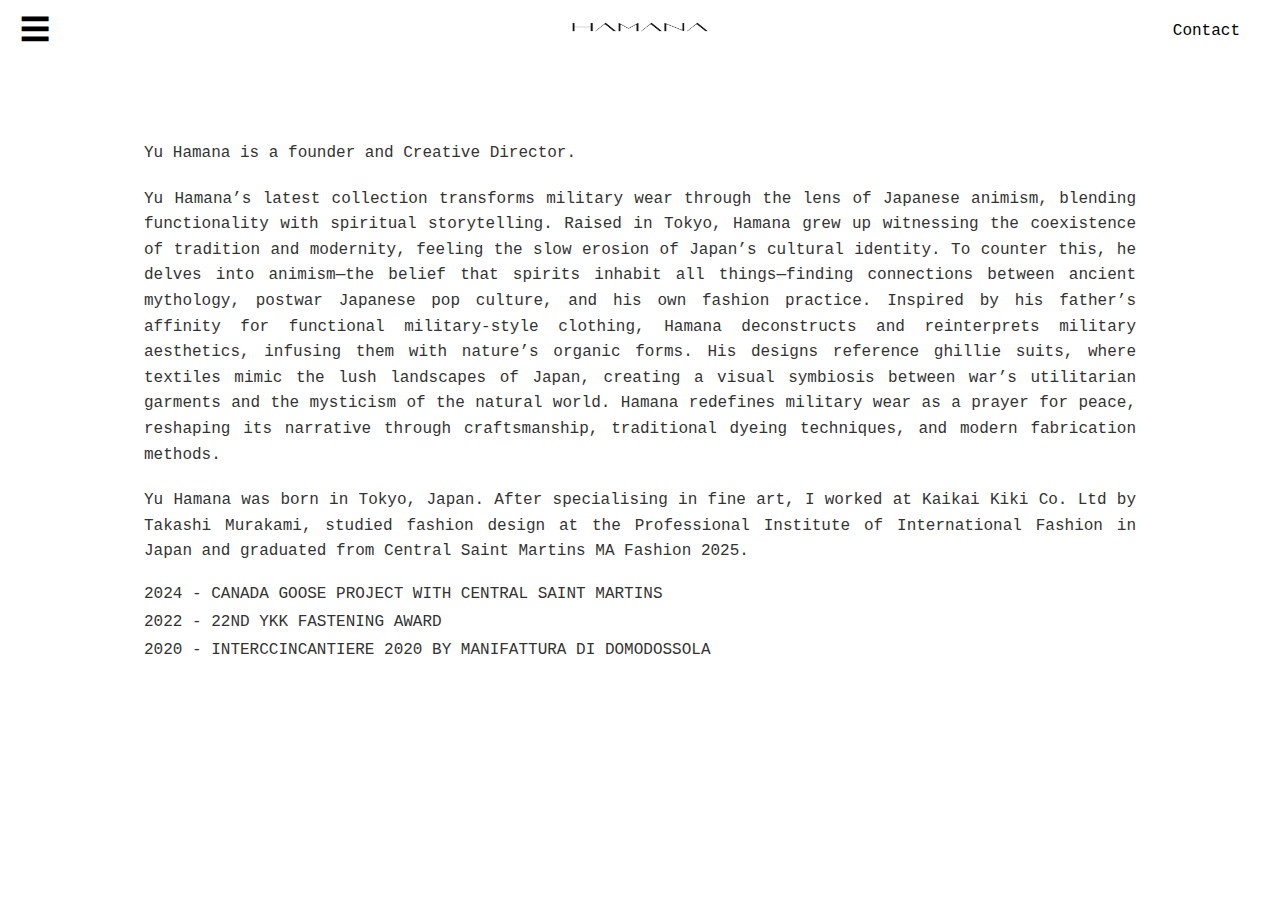
<file: about.html>
<!DOCTYPE html>
<html lang="ja">
<head>
    <meta charset="UTF-8">
    <meta name="viewport" content="width=device-width, initial-scale=1.0">
    <title>ABOUT | HAMANA</title>
    <link rel="stylesheet" href="styles.css">
 
    
</head>
<body>
    <header>
        <div class="header-container">
            <!-- ハンバーガーメニュー -->
            <div class="hamburger-menu" id="hamburger-menu">
                &#9776;
            </div>

            <!-- ロゴ -->
            <div class="logo">
                <a href="index.html"><img src="hamana-logo.png" alt="HAMANA Logo"></a>
            </div>

            <!-- ナビゲーションバー -->
            <nav id="navbar">
                <ul>
                    <li><a href="contact.html">Contact</a></li>
                </ul>
            </nav>
        </div>
    </header>

    <!-- About セクション -->
    <section id="about" class="about-section">
        <div class="container">
            <h1></h1>
            <div class="content">
                <div class="story">
                    <p class="story-text">
                        Yu Hamana is a founder and Creative Director.
                    </p>
                    <p class="story-text">
                        Yu Hamana’s latest collection transforms military wear through the lens of Japanese animism, blending functionality with spiritual storytelling. Raised in Tokyo, Hamana grew up witnessing the coexistence of tradition and modernity, feeling the slow erosion of Japan’s cultural identity. To counter this, he delves into animism—the belief that spirits inhabit all things—finding connections between ancient mythology, postwar Japanese pop culture, and his own fashion practice. Inspired by his father’s affinity for functional military-style clothing, Hamana deconstructs and reinterprets military aesthetics, infusing them with nature’s organic forms. His designs reference ghillie suits, where textiles mimic the lush landscapes of Japan, creating a visual symbiosis between war’s utilitarian garments and the mysticism of the natural world. Hamana redefines military wear as a prayer for peace, reshaping its narrative through craftsmanship, traditional dyeing techniques, and modern fabrication methods.
                    </p>
                </div>

                <div class="bio">
                    <h2></h2>
                    <p class="bio-text">
                        Yu Hamana was born in Tokyo, Japan. After specialising in fine art, I worked at Kaikai Kiki Co. Ltd by Takashi Murakami, studied fashion design at the Professional Institute of International
Fashion in Japan and graduated from Central Saint Martins MA Fashion 2025.
                    </p>
                </div>

                <div class="awards">
                    <h2></h2>
                    <ul>
                        <li>2024 - CANADA GOOSE PROJECT WITH CENTRAL SAINT MARTINS</li>
                        <li>2022 - 22ND YKK FASTENING AWARD</li>
                        <li>2020 - INTERCCINCANTIERE 2020 BY MANIFATTURA DI DOMODOSSOLA</li>
                    </ul>
                </div>
            </div>
        </div>
    </section>

    <script src="scripts.js"></script>
</body>
</html>

    <!-- ハンバーガーメニューのドロップダウン -->
    <div id="hamburger-dropdown" class="hamburger-dropdown">
        <ul>
            <li><a href="index.html" class="home-link">Home</a></li>
            <li><a href="about.html">About</a></li>
            <li><a href="collections.html">Collections</a></li>
            <li><a href="contact.html">Contact</a></li>
        </ul>
    </div>
</file>
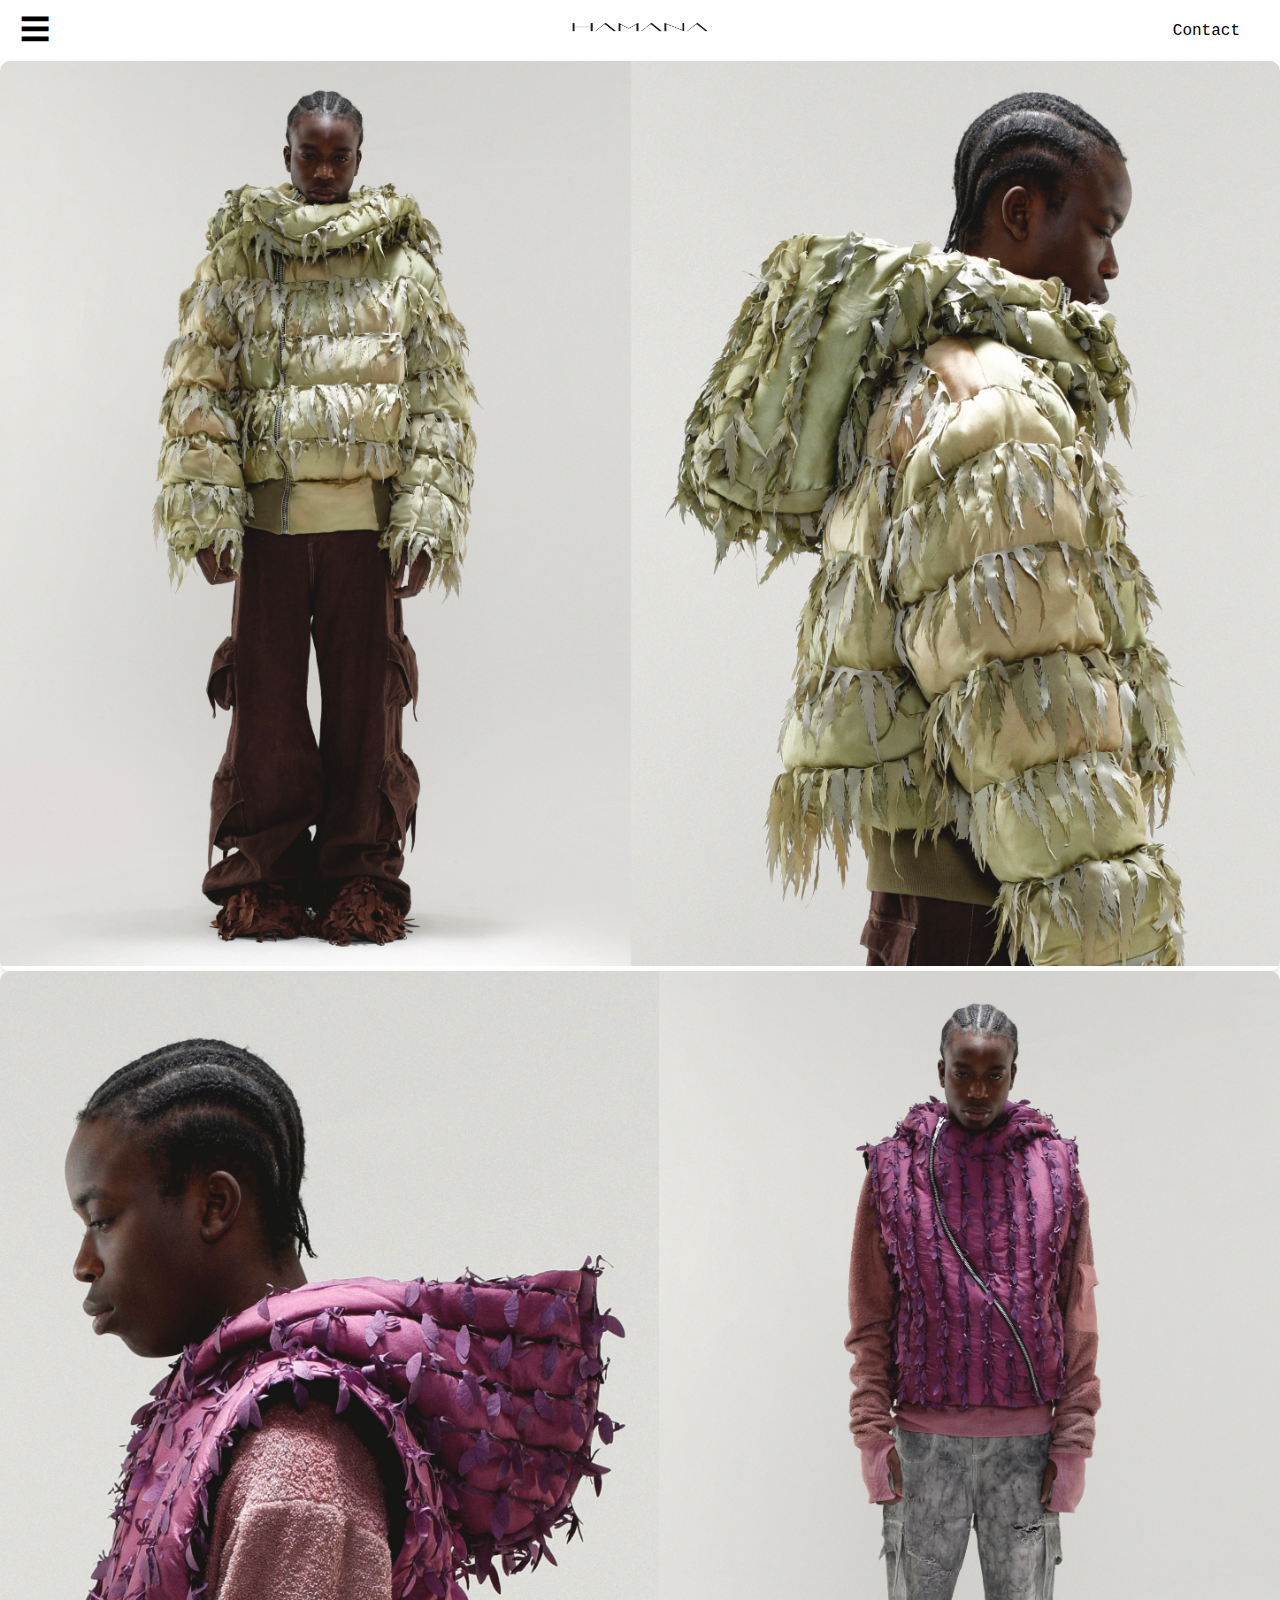
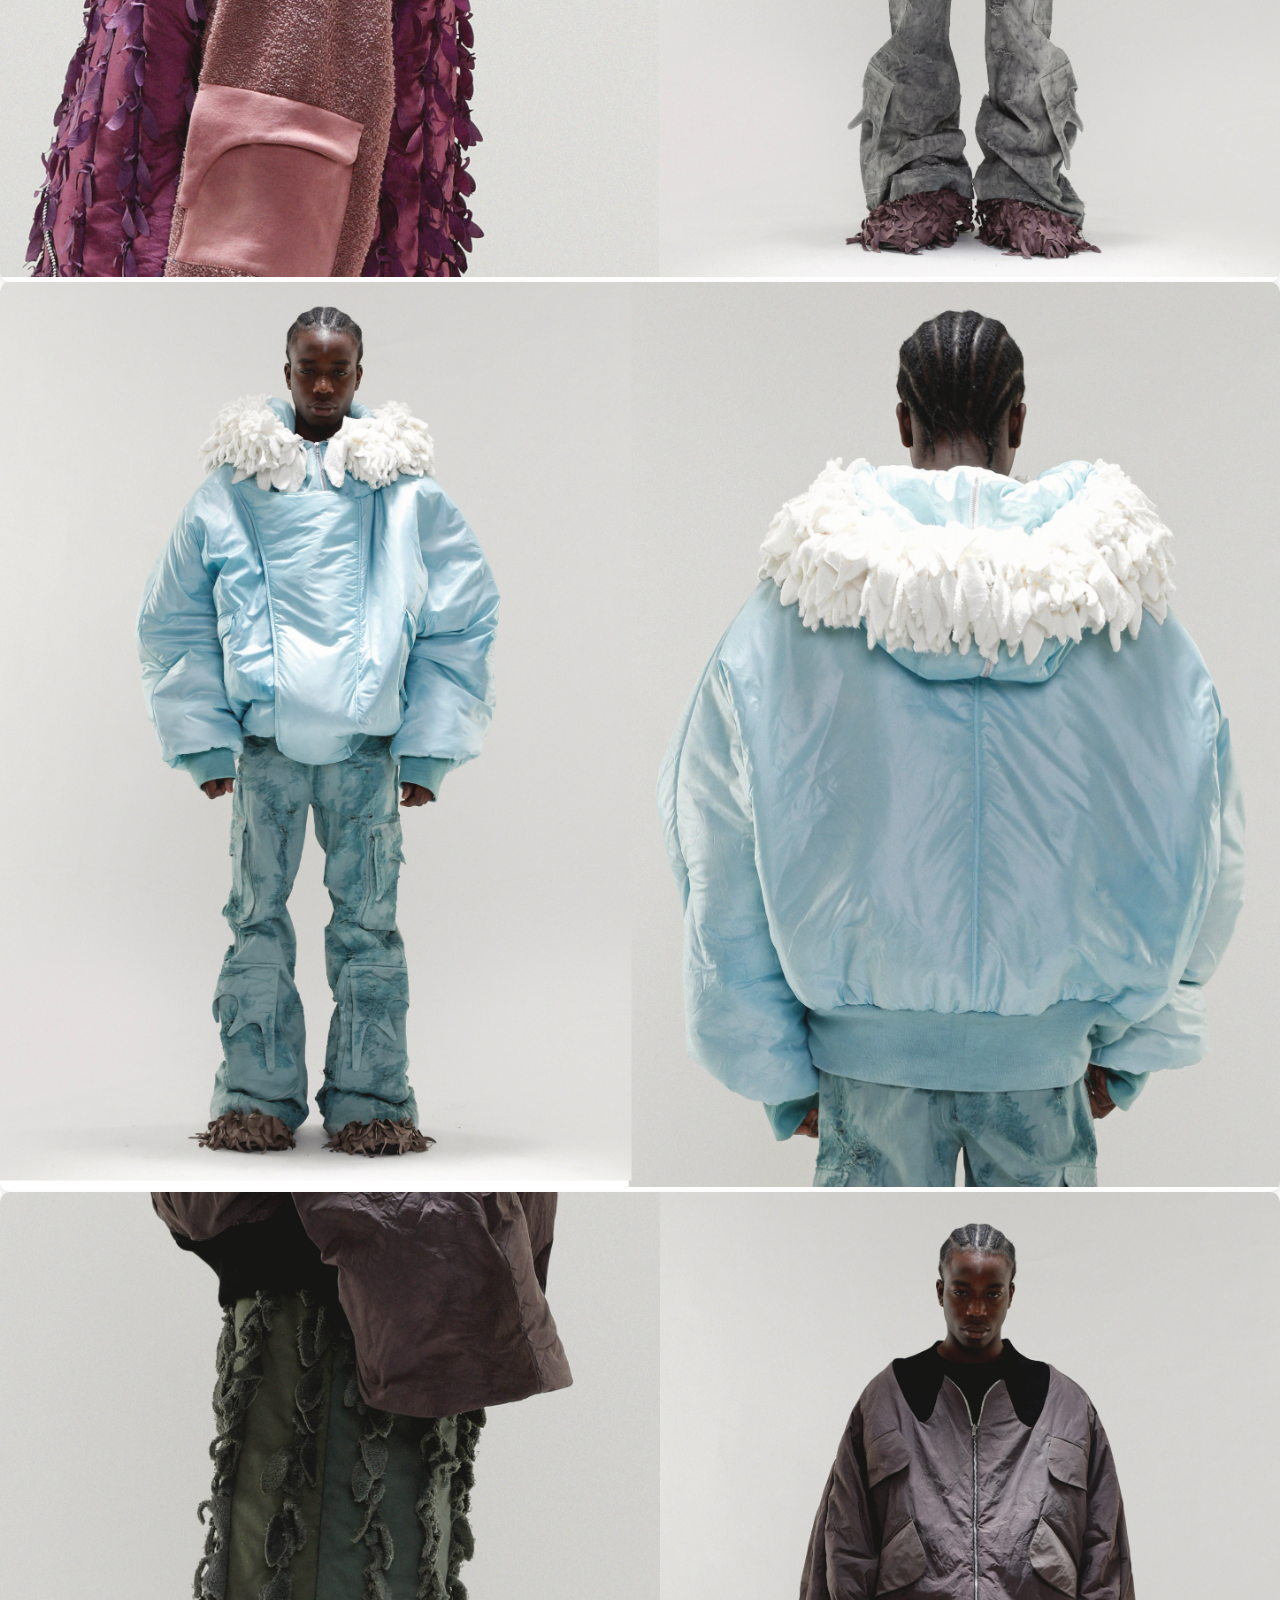
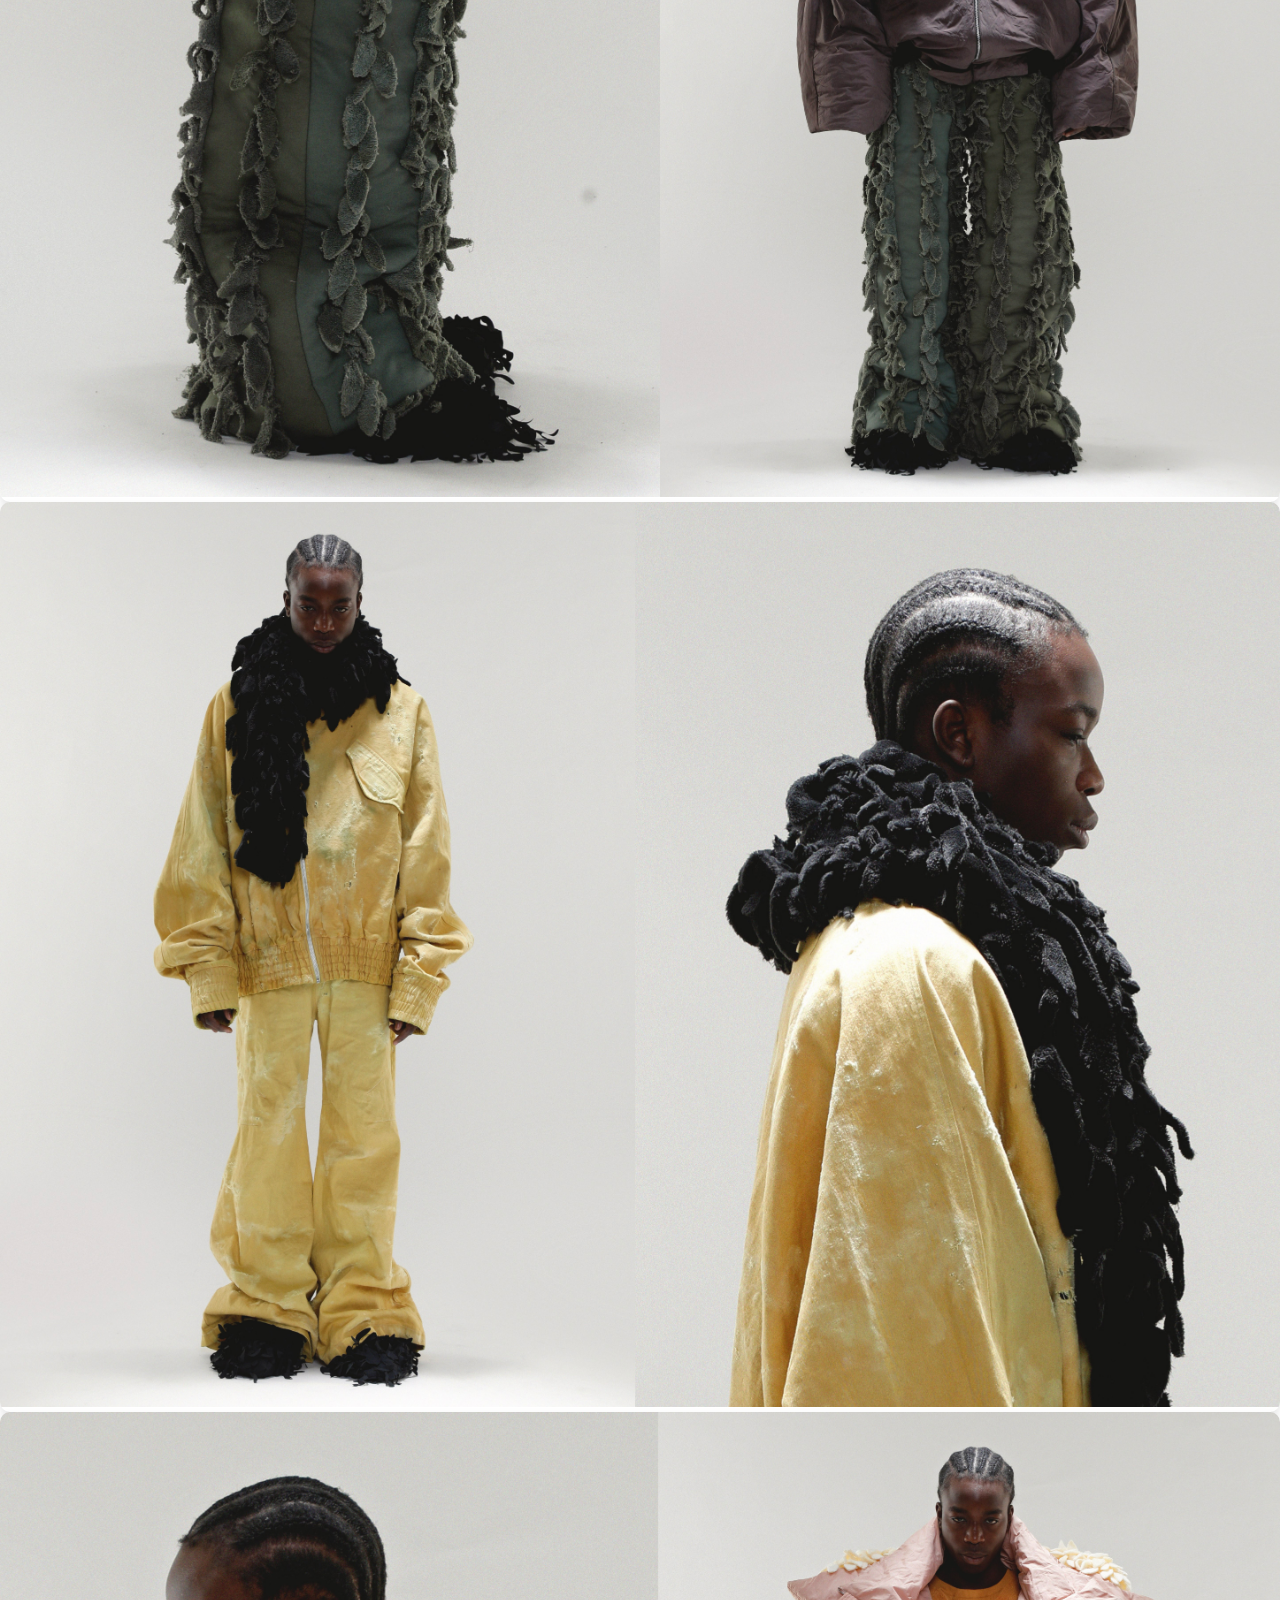
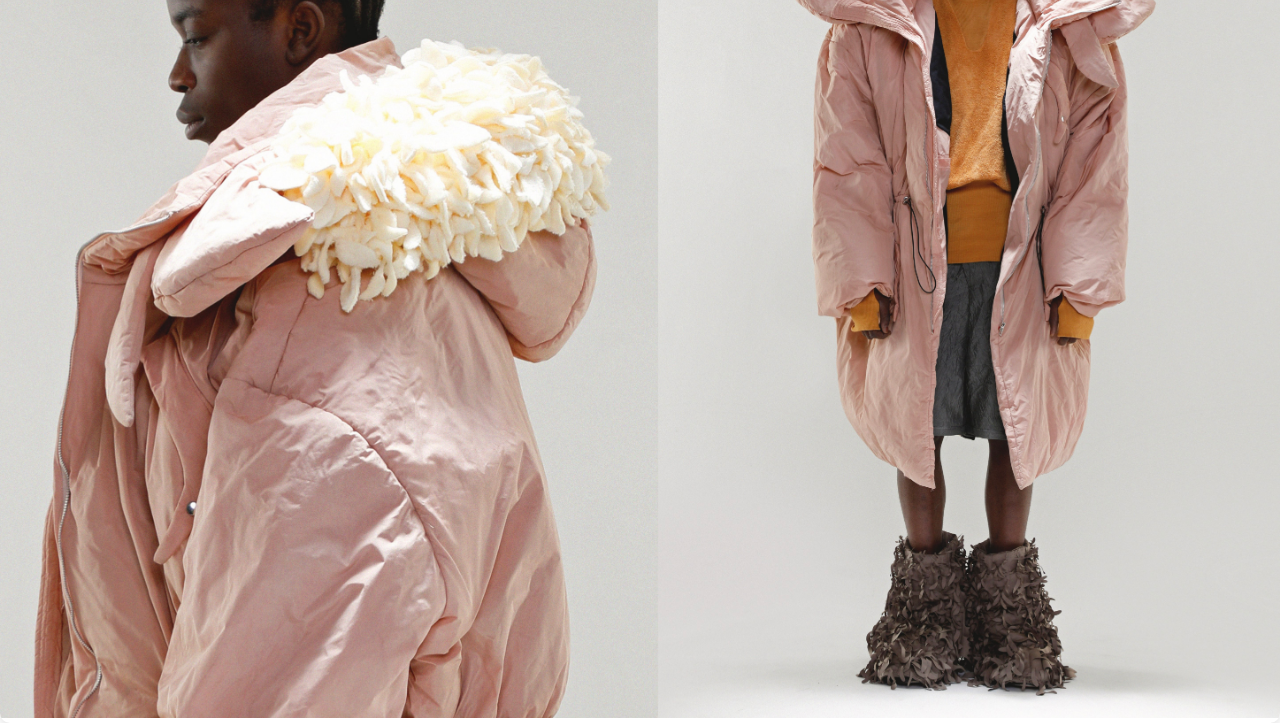
<file: collections.html>
<!DOCTYPE html>
<html lang="ja">
<head>
    <meta charset="UTF-8">
    <meta name="viewport" content="width=device-width, initial-scale=1.0">
    <title>COLLECTIONS | HAMANA</title>
    <link rel="stylesheet" href="styles.css">
    <script src="scripts.js" defer></script>
</head>
<body>
    <!-- ヘッダー -->
    <header>
        <div class="header-container">
            <div class="hamburger-menu" id="hamburger-menu">
                &#9776;
            </div>
            <div class="logo">
                <a href="index.html"><img src="hamana-logo.png" alt="HAMANA Logo"></a>
            </div>
            <nav id="navbar">
                <ul>
                    <li><a href="contact.html">Contact</a></li>
                </ul>
            </nav>
        </div>
    </header>

    <!-- コレクションページコンテンツ -->
    <!-- Collectionページの例 -->
<section class="collection">
    <div class="collection-item">
        <a href="look1-detail.html">
            <img src="look1.jpg" alt="Look 1" class="collection-image">
        </a>
    </div>
    <div class="collection-item">
        <a href="look2-detail.html">
            <img src="look2.jpg" alt="Look 2" class="collection-image">
        </a>
    </div>
    <div class="collection-item">
        <a href="look3-detail.html">
            <img src="look3.jpg" alt="Look 3" class="collection-image">
        </a>
    </div>
    <div class="collection-item">
        <a href="look4-detail.html">
            <img src="look4.jpg" alt="Look 4" class="collection-image">
        </a>
    </div>
    <div class="collection-item">
        <a href="look5-detail.html">
            <img src="look5.jpg" alt="Look 5" class="collection-image">
        </a>
    </div>
    <div class="collection-item">
        <a href="look6-detail.html">
            <img src="look6.jpg" alt="Look 6" class="collection-image">
        </a>
    </div>
</section>


    <!-- ハンバーガーメニュー -->
    <div id="hamburger-dropdown" class="hamburger-dropdown">
        <ul>
            <li><a href="index.html" class="home-link">Home</a></li>
            <li><a href="about.html">About</a></li>
            <li><a href="collections.html">Collections</a></li>
            <li><a href="contact.html">Contact</a></li>
        </ul>
    </div>
</body>
</html>
</file>
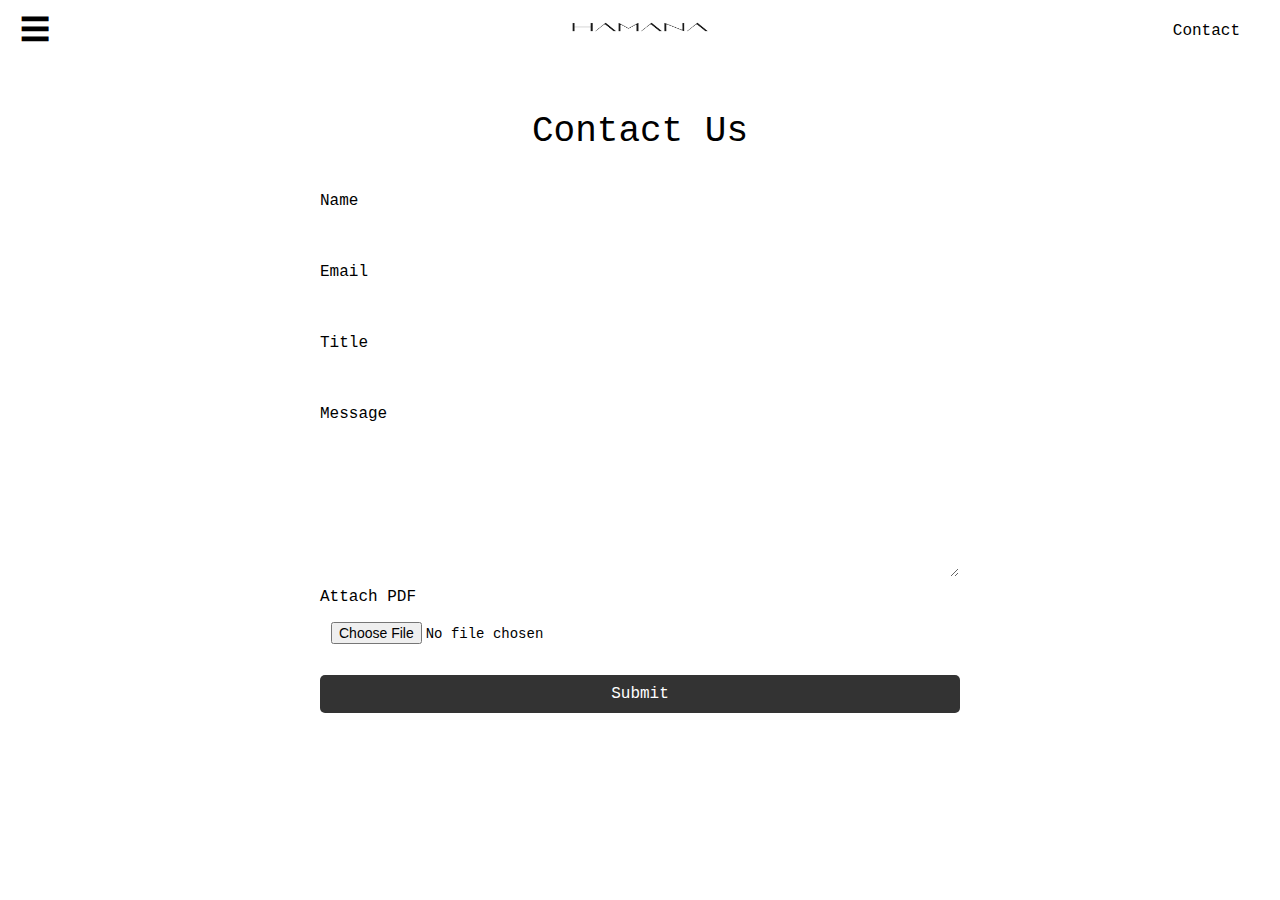
<file: contact.html>
<!DOCTYPE html>
<html lang="ja">
<head>
    <meta charset="UTF-8">
    <meta name="viewport" content="width=device-width, initial-scale=1.0">
    <title>HAMANA</title>
    <link rel="stylesheet" href="styles.css">
</head>
<body>
    <header>
        <div class="header-container">
            <!-- ハンバーガーメニュー -->
            <div class="hamburger-menu" id="hamburger-menu">
                &#9776;
            </div>
    
            <!-- ロゴ（クリックでHomeに遷移） -->
            <a href="index.html" class="logo">
                <img src="hamana-logo.png" alt="HAMANA Logo">
            </a>
            
    
            <!-- ナビゲーションバー -->
            <nav id="navbar">
                <ul>
                    <li><a href="contact.html">Contact</a></li>
                </ul>
            </nav>
        </div>
    </header>


    <!-- ハンバーガーメニューのドロップダウン -->
<div id="hamburger-dropdown" class="hamburger-dropdown">
    <ul>
        <li><a href="index.html" class="home-link">Home</a></li>
        <li><a href="about.html">About</a></li>
        <li><a href="collections.html">Collections</a></li>
        <li><a href="contact.html">Contact</a></li>
    </ul>
</div>

    <script src="scripts.js"></script>
</body>
</html>



<body class="about">
        <!-- メインコンテンツ -->
        <section class="contact-form-section">
            <h1>Contact Us</h1>
            <form action="mailto:hamanastudios@gmail.com" method="POST" enctype="multipart/form-data">
                <!-- 名前 -->
                <label for="name">Name</label>
                <input type="text" id="name" name="name" required>
    
                <!-- メールアドレス -->
                <label for="email">Email</label>
                <input type="email" id="email" name="email" required>
    
                <!-- タイトル -->
                <label for="title">Title</label>
                <input type="text" id="title" name="title" required>
    
                <!-- メッセージ -->
                <label for="message">Message</label>
                <textarea id="message" name="message" required></textarea>
    
                <!-- PDFファイル添付 -->
                <label for="pdf">Attach PDF</label>
                <input type="file" id="pdf" name="pdf" accept=".pdf">
    
                <!-- 送信ボタン -->
                <button type="submit">Submit</button>
            </form>
        </section>
    
       
    
    </body>
    </html>
    
</body>

<!DOCTYPE html>
<html lang="en">
<head>
    <meta charset="UTF-8">
    <meta name="viewport" content="width=device-width, initial-scale=1.0">
    <title>Contact Us</title>
    <link rel="stylesheet" href="styles.css">
</head>
<body>

    <!-- ヘッダー -->
    <header>
        <nav>
            <!-- ヘッダーコンテンツ -->
        </nav>
    </header>
</file>
<file: styles.css>
/* 全体のスタイル */
* {
    margin: 0;
    padding: 0;
    box-sizing: border-box;
    font-family: 'Courier New', Courier, monospace; /* Typewriter風フォント */
}

/* ヘッダーのスタイル */
header {
    background-color: rgb(255, 255, 255); /* ヘッダーの背景色 */
    padding: 10px 20px;
    position: relative;
    

    /* ABOUTページの背景色 */
.about {
    background-color: white; /* 背景色をホワイトに設定 */
}

}

/* ヘッダー内のコンテナ */
.header-container {
    display: flex;
    justify-content: space-between;
    align-items: center;
}

/* ロゴ */
.logo img {
    width: 250px; /* ロゴの幅を大きく設定 */
    margin: 0 auto;
}
.logo {
    position: absolute;
    left: 50%;
    transform: translateX(-50%);
}


/* ナビゲーションバー */
#navbar ul {
    list-style-type: none;
    display: flex;
    gap: 20px;
}

#navbar ul li a {
    text-decoration: none;
    color: rgb(0, 0, 0);
    font-size: 16px;
}

/* ハンバーガーメニュー */
.hamburger-menu {
    font-size: 30px;
    cursor: pointer;
    display: block;
}

/* ハンバーガーメニューのドロップダウン */
.hamburger-dropdown {
    display: none; /* 初期状態では非表示 */
    position: absolute;
    top: 60px;
    left: 0;
    width: 100%;
    background-color: white;
    box-shadow: 0 2px 5px rgba(0, 0, 0, 0.2);
}

.hamburger-dropdown ul {
    list-style-type: none;
    padding: 10px 0;
    text-align: center;
}

.hamburger-dropdown ul li a {
    display: block;
    text-decoration: none;
    color: black;
    font-size: 18px;
    padding: 10px;
}

.hamburger-dropdown ul li a:hover {
    background-color: #f0f0f0;
}

/* ヒーローセクション1 */
.hero1 {
    height: 100vh;
    background-image: url('your-image1.jpg'); /* 背景画像1 */
    background-size: cover;
    background-position: center;
    display: flex;
    justify-content: center;
    align-items: center;
    position: relative;
    text-align: center;
    color: white;
}

.hero-content {
    z-index: 1;
    text-align: center;
}

/* Explore Our Collection ボタンのスタイル */
.explore-btn {
    color: rgb(63, 63, 63); /* 文字色を白にする */
    font-family: 'Courier New', Courier, monospace; /* Typewriter（細文字）フォントを設定 */
    font-size: 20px; /* フォントサイズを40pxに設定 */
    text-decoration: none; /* 下線を消す */
    transition: background-color 0.3s ease, color 0.3s ease; /* ホバー時のトランジション */
}

.explore-btn:hover {
    color: black; /* ホバー時の文字色を黒にする */
}

/* モバイル時の表示調整 */
@media (max-width: 768px) {
    #navbar {
        display: none; /* モバイルでは右側のナビゲーション非表示 */
    }

    .hamburger-menu {
        display: block; /* ハンバーガーメニューを表示 */
    }

    .hero h1 {
        font-size: 35px;
    }

    .cta-button {
        font-size: 16px;
        padding: 12px 24px;
    }
}
/* Aboutセクション */
.about-section {
    background-color: #ffffff; /* 背景色 */
    padding: 50px 20px;
    font-family: 'Courier New', Courier, monospace; /* Typewriterフォント */
}

.about-section .container {
    width: 80%;
    margin: 0 auto;
}

h1 {
    text-align: center;
    font-size: 36px;
    margin-bottom: 30px;
    font-weight: normal; /* 太字を削除して細文字に */
}

h2 {
    font-size: 24px;
    margin-top: 20px;
    font-weight: normal; /* 太字を削除して細文字に */
}

.story-text, .bio-text {
    font-size: 12pt;
    line-height: 1.6;
    color: #333;
    text-align: justify;
    margin-bottom: 20px;
}

.awards ul {
    list-style: none;
    padding-left: 0;
}

.awards li {
    font-size: 12pt;
    margin-bottom: 10px;
    color: #333;
}


/* スマホ向けのレスポンシブ対応 */
@media (max-width: 768px) {
    .about-section {
        padding: 30px 15px;
    }

    h1 {
        font-size: 28px;
    }

    h2 {
        font-size: 20px;
    }

    .story-text, .bio-text {
        font-size: 11pt;
    }

    .awards li {
        font-size: 11pt;
    }
}

/* コレクションページの全体的なスタイル */
.collections-section {
    text-align: center;
    padding: 50px;
}

.collections-grid {
    display: grid;
    grid-template-columns: repeat(3, 1fr); /* 3列のグリッド */
    gap: 20px;
    margin-top: 20px;
}

.collection-item {
    position: relative;
    overflow: hidden;
    border-radius: 10px;
    box-shadow: 0 4px 8px rgba(0, 0, 0, 0.1);
}

.collection-item img {
    width: 100%;
    height: auto;
    transition: transform 0.3s ease;
}



/* ベースのスタイル */
body {
    font-family: 'Courier New', Courier, monospace; /* Typewriter風のフォント */
    background-color: #f8f8f8;
    color: #333;
    margin: 0;
    padding: 0;
}

header {
    background-color: #ffffff;
    color: rgb(0, 0, 0);
    padding: 10px 20px;
    text-align: center;
}

header nav ul {
    list-style-type: none;
    padding: 0;
}

header nav ul li {
    display: inline-block;
    margin-right: 20px;
}

header nav ul li a {
    color: white;
    text-decoration: none;
    font-size: 18px;
}

.hero-section {
    background-image: url('images/look1-hero.jpg');
    background-size: cover;
    background-position: center;
    height: 80vh;
    display: flex;
    justify-content: center;
    align-items: center;
    color: white;
    text-align: center;
}

footer {
    text-align: center;
    padding: 10px 0;
    background-color: #ffffff;
    color: rgb(0, 0, 0);
    font-size: 14px;
    margin-top: 40px;
}

/* フォームスタイル */
.contact-form-section {
    width: 50%;
    margin: 0 auto;
    padding: 20px;
}

.contact-form-section h1 {
    text-align: center;
}

form {
    display: flex;
    flex-direction: column;
}

label {
    margin-top: 10px;
    font-size: 16px;
}

input, textarea {
    margin-top: 5px;
    padding: 10px;
    font-size: 14px;
    border: 1px solid #ffffff;
    border-radius: 5px;
}

textarea {
    resize: vertical;
    height: 150px;
}

button {
    margin-top: 20px;
    padding: 10px;
    background-color: #333;
    color: white;
    border: none;
    border-radius: 5px;
    font-size: 16px;
    cursor: pointer;
}

button:hover {
    background-color: #555;
}

/* contact.htmlの背景を白に設定 */
.contact-form-section {
    background-color: white;
    padding: 50px 0;
}

body {
    background-color: white; /* ページ全体の背景も白に */
    color: black; /* テキストカラーを黒に */
}
/* リンクのデザイン */
a {
    text-decoration: none;  /* アンダーバーを削除 */
    color: black;           /* 文字色をブラックに設定 */
  }
  
  /* リンクにホバーしたときのデザイン */
  a:hover {
    color: #333;            /* ホバー時の文字色を少し濃い色に変更 */
  }
  
  /* 全体のレイアウトと基本スタイル */
body {
    font-family: Arial, sans-serif;
    margin: 0;
    padding: 0;
    box-sizing: border-box;
    background-color: #ffffff; /* 背景色 */
}



nav ul {
    list-style: none;
    padding: 0;
}

nav ul li {
    display: inline;
    margin: 0 15px;
}

nav ul li a {
    color: white;
    text-decoration: none;
    font-size: 16px;
}

main.portfolio {
    padding: 20px;
}

/* ヒーローセクションのスタイル */
.hero-section {
    position: relative;
    width: 100%;
    height: 400px; /* セクションの高さ */
    margin-bottom: 30px;
}



/* フッター */
footer {
    background-color: #ffffff;
    color: white;
    text-align: center;
    padding: 10px 0;
    position: relative;
    bottom: 0;
    width: 100%;
}

/* レスポンシブデザイン */
@media screen and (max-width: 768px) {
    .hero-2, .hero-12 {
        flex-direction: column;
    }

    .hero-2 .left-half,
    .hero-2 .right-half,
    .hero-12 .left-half,
    .hero-12 .right-half {
        width: 100%;
    }

    .hero-2 .right-half .right-quarter,
    .hero-12 .right-half .right-quarter {
        width: 100%;
    }

    .hero-2 .right-half .right-quarter img,
    .hero-12 .right-half .right-quarter img {
        width: 100%;
    }
}
/* 追加画像のスタイル */
.additional-images {
    display: flex;
    flex-wrap: wrap;
    gap: 20px;
}

.additional-images .image-container {
    width: calc(33.33% - 20px);
    margin-bottom: 20px;
}

.additional-images .image-container img {
    width: 100%;
    height: auto;
}
</file>
